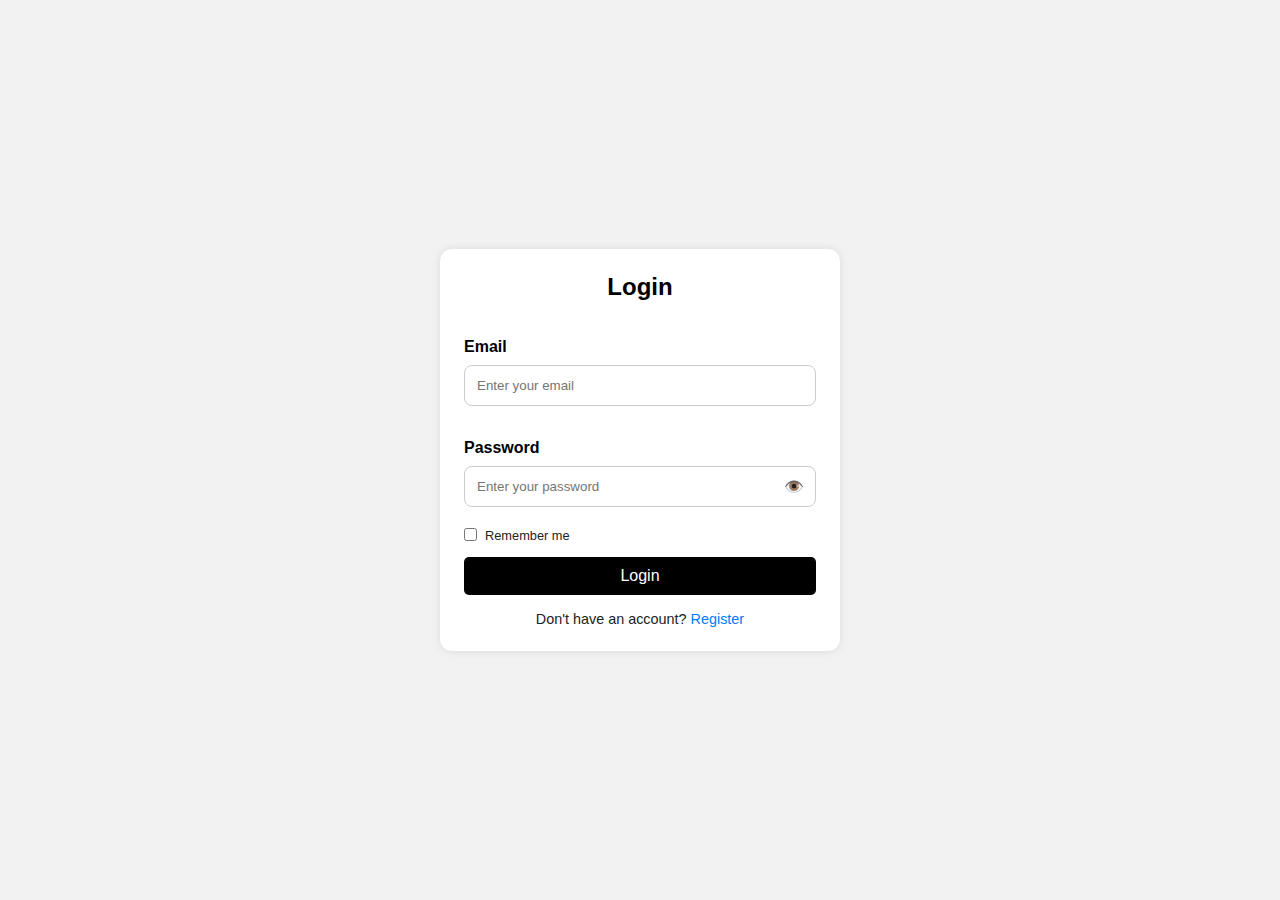
<file: checkout.html>
<!DOCTYPE html>
<html lang="en">
  <head>
    <meta charset="UTF-8" />
    <meta name="viewport" content="width=device-width, initial-scale=1.0" />
    <title>Checkout</title>
    <link rel="stylesheet" href="style.css" />
    <link
      rel="stylesheet"
      href="https://cdnjs.cloudflare.com/ajax/libs/font-awesome/6.5.0/css/all.min.css"
    />
    <style>
      #userGreeting {
        display: none;
      }
      #logout-btn {
        display: none;
      }
      #login-btn {
        display: inline;
      }
      #register-btn {
        display: inline;
      }
      .checkout-summary-section {
        position: sticky;
        top: 100px;
        right: 0;
      }
      .checkout-main-container h1 {
        text-align: center;
        padding-bottom: 20px;
      }
      .checkout-container {
        display: flex;
        gap: 2rem;
        margin: auto;
        max-width: 1200px;
      }

      .checkout-container .form-section {
        width: 70%;
        background: #fff;
        padding: 1.5rem;
        border-radius: 10px;
        box-shadow: 0 0 10px rgba(0, 0, 0, 0.1);
        margin: 0 auto;
      }

      h2 {
        margin-top: 0;
      }

      label {
        display: block;
        margin: 0.5rem 0 0.25rem;
      }

      input,
      select {
        width: 100%;
        padding: 0.5rem;
        margin-bottom: 1rem;
        border: 1px solid #ccc;
        border-radius: 5px;
      }

      .checkout-summary-section {
        display: flex;
        flex-direction: column;
        gap: 10px;
        width: 100%;
        flex-wrap: wrap;
        width: 30%;
        margin: 0 auto;
        height: fit-content;
        padding: 20px;
        background: #fff;
        border-radius: 12px;
        box-shadow: 0 0 10px rgba(0, 0, 0, 0.1);
      }
      .summary-item {
        display: flex;
        justify-content: space-between;
        gap: 10px;
      }
      .summary-item span {
        margin: 5px 0;
      }

      .checkout-card {
        width: 100%;
        /* height: fit-content; */
      }

      .checkout-card button {
        width: 100%;
        border: none;
        border-radius: 5px;
        cursor: pointer;
        font-size: 1rem;
        margin-top: 10px;
      }

      .summary-line {
        display: flex;
        justify-content: space-between;
        align-items: center;
        font-size: 18px;
        margin: 15px 0;
      }
      .summary-line .checkout-price {
        font-size: 1.3rem;
      }

      @media (max-width: 926px) {
        .checkout-container {
          flex-direction: column;
        }
        .checkout-container .form-section {
          width: 80%;
        }
        .checkout-summary-section {
          width: 80%;
        }
      }
      @media (max-width: 768px) {
        .checkout-container .form-section {
          width: 100%;
        }
        .checkout-summary-section {
          width: 100%;
        }
      }
    </style>
  </head>
  <body>
    <nav>
      <div class="logo">FASHION</div>

      <div class="nav-links" id="nav-links">
        <a href="index.html">Home</a>
        <a href="shop.html">Shop</a>
        <a href="contact.html">Contact</a>
      </div>

      <div class="auth-icon">
        <div class="user-menu-container" id="userMenu">
          <button id="userMenuButton" class="user-avatar">
            <img src="https://i.pravatar.cc/40" alt="User Avatar" />
          </button>
          <div id="userDropdown" class="user-dropdown hidden">
            <button class="btn authBtn" id="userGreeting"></button>
            <a class="btn" href="myorders.html">Orders</a>
            <a class="btn" href="#">Profile</a>
            <a class="btn" href="#">Settings</a>
            <button class="btn" id="logout-btn" onclick="logout()">
              Logout
            </button>
          </div>
        </div>

        <div>
          <button class="btn authBtn" id="login-btn">
            <a href="login.html">Login</a>
          </button>
          <button class="btn authBtn" id="register-btn">
            <a href="register.html">Register</a>
          </button>
        </div>
        <div class="icons">
          <div class="menu-toggle" id="menu-toggle">&#9776;</div>
          <a href="cart.html" class="cart-icon">
            <img
              src="https://img.icons8.com/ios-filled/24/shopping-bag.png"
              alt="Cart"
            />
            <span class="cart-count" id="cartCount">0</span>
          </a>
        </div>
      </div>
    </nav>
    <div class="container checkout-main-container">
      <h1>Checkout</h1>
      <div class="checkout-container">
        <!-- Billing & Shipping Form -->
        <div class="form-section">
          <h2>Billing & Shipping</h2>
          <!-- <form id="checkoutForm"> -->
          <div>
            <label for="fullName">Full Name</label>
            <input type="text" id="fullName" required />

            <label for="email">Email</label>
            <input type="email" id="email" required />

            <label for="address">Address</label>
            <input type="text" id="address" required />

            <label for="city">City</label>
            <input type="text" id="city" required />

            <label for="zip">ZIP/Postal Code</label>
            <input type="text" id="zip" required />

            <label for="country">Country</label>
            <select id="country">
              <option value="us">United States</option>
              <option value="in">India</option>
              <option value="uk">United Kingdom</option>
            </select>

            <h2>Payment Details</h2>
            <label for="cardNumber">Card Number</label>
            <input type="text" id="cardNumber" required />

            <label for="expiry">Expiry Date</label>
            <input type="text" id="expiry" placeholder="MM/YY" required />

            <label for="cvv">CVV</label>
            <input type="text" id="cvv" required />
            <!-- <button type="submit">Place Order</button> -->
          </div>
        </div>

        <div class="checkout-summary-section">
          <h1>Order Summary</h1>

          <!-- <div class="checkout-card">
            <hr />
            <div class="summary-line">
              <span class="total-price">Total:</span>
              <span id="totalAmount">$0.00</span>
            </div>
            <button class="btn" type="submit" id="checkoutForm">
              Place Order
            </button>
          </div> -->
          <div class="checkout-card">
            <div id="checkoutItemsList"></div>
            <hr />
            <div class="summary-line">
              <span class="checkout-price">Total:</span>
              <span class="checkout-price" id="totalAmount">$0.00</span>
            </div>
            <button class="btn" type="submit" id="checkoutForm">
              Place Order
            </button>
          </div>
        </div>
      </div>
    </div>

    <footer class="site-footer container">
      <div class="footer-content">
        <div class="footer-column">
          <h4>About FASHION</h4>
          <p>
            Your brand's story, values, and mission go here. You can add more
            about your services too.
          </p>
        </div>

        <div class="footer-column">
          <h4>Quick Links</h4>
          <ul>
            <li><a href="#">Home</a></li>
            <li><a href="#">Shop</a></li>
            <li><a href="#">Contact</a></li>
            <li><a href="#">FAQs</a></li>
          </ul>
        </div>

        <div class="footer-column">
          <h4>Follow Us</h4>
          <div class="social-icons">
            <a href="#"><i class="fab fa-facebook-f"></i></a>
            <a href="#"><i class="fab fa-x-twitter"></i></a>
            <a href="#"><i class="fab fa-instagram"></i></a>
          </div>
        </div>
      </div>

      <div class="footer-bottom">
        <p>&copy; 2025 Your Brand. All rights reserved.</p>
      </div>
    </footer>

    <script src="navbar.js"></script>
    <script src="createOrder.js"></script>
    <script>
      // redirect if have'nt localstorage user
      const user =
        JSON.parse(localStorage.getItem("user")) ||
        JSON.parse(sessionStorage.getItem("user"));
      // if (!user?.email) {
      //   window.location.href = "login.html";
      // }

      if (!user) {
        // User is not logged in, redirect to login page with redirect param
        window.location.href = `/login.html?redirect=${encodeURIComponent(
          window.location.pathname
        )}`;
      }
      const cart = JSON.parse(localStorage.getItem("cart")) || [];
      const totalAmount = document.getElementById("totalAmount");
      const cartList = document.getElementById("checkoutItemsList");
      const checkoutForm = document.getElementById("checkoutForm");
      let total = 0;
      cartList.innerHTML = "";

      cart.forEach((item) => {
        const itemElement = document.createElement("div");
        itemElement.classList.add("summary-item");
        itemElement.innerHTML = `
        <span>${item.name} × ${item.quantity}</span>
        <span>$${(item.price * item.quantity).toFixed(2)}</span>
      `;
        cartList.appendChild(itemElement);
        total += item.price * item.quantity;
      });
      totalAmount.textContent = `$${total.toFixed(2)}`;

      checkoutForm.addEventListener("click", () => {
        const formData = {
          // uniqueId: `order_${Date.now()}_${Math.random()
          //   .toString(36)
          //   .substr(2, 9)}`,
          orderItems: cart || [],
          user: user?.email,
          totalPrice: total.toFixed(2),
          fullName: document.getElementById("fullName").value.trim(),
          email: document.getElementById("email").value.trim(),
          address: document.getElementById("address").value.trim(),
          city: document.getElementById("city").value.trim(),
          zip: document.getElementById("zip").value.trim(),
          country: document.getElementById("country").value,
          paymentMethod: "card",
          cardNumber: document.getElementById("cardNumber").value.trim(),
          expiry: document.getElementById("expiry").value.trim(),
          cvv: document.getElementById("cvv").value.trim(),
          timestamp: new Date().toISOString(),
        };

        if (user) {
          createOrder(formData);
        }
      });
      function updateCartCount() {
        const cart = JSON.parse(localStorage.getItem("cart")) || [];
        const totalItems = cart.reduce((sum, item) => sum + item.quantity, 0);
        const cartCount = document.getElementById("cartCount");
        if (cartCount) {
          cartCount.textContent = totalItems;
        }
      }

      updateCartCount();
    </script>
  </body>
</html>
</file>
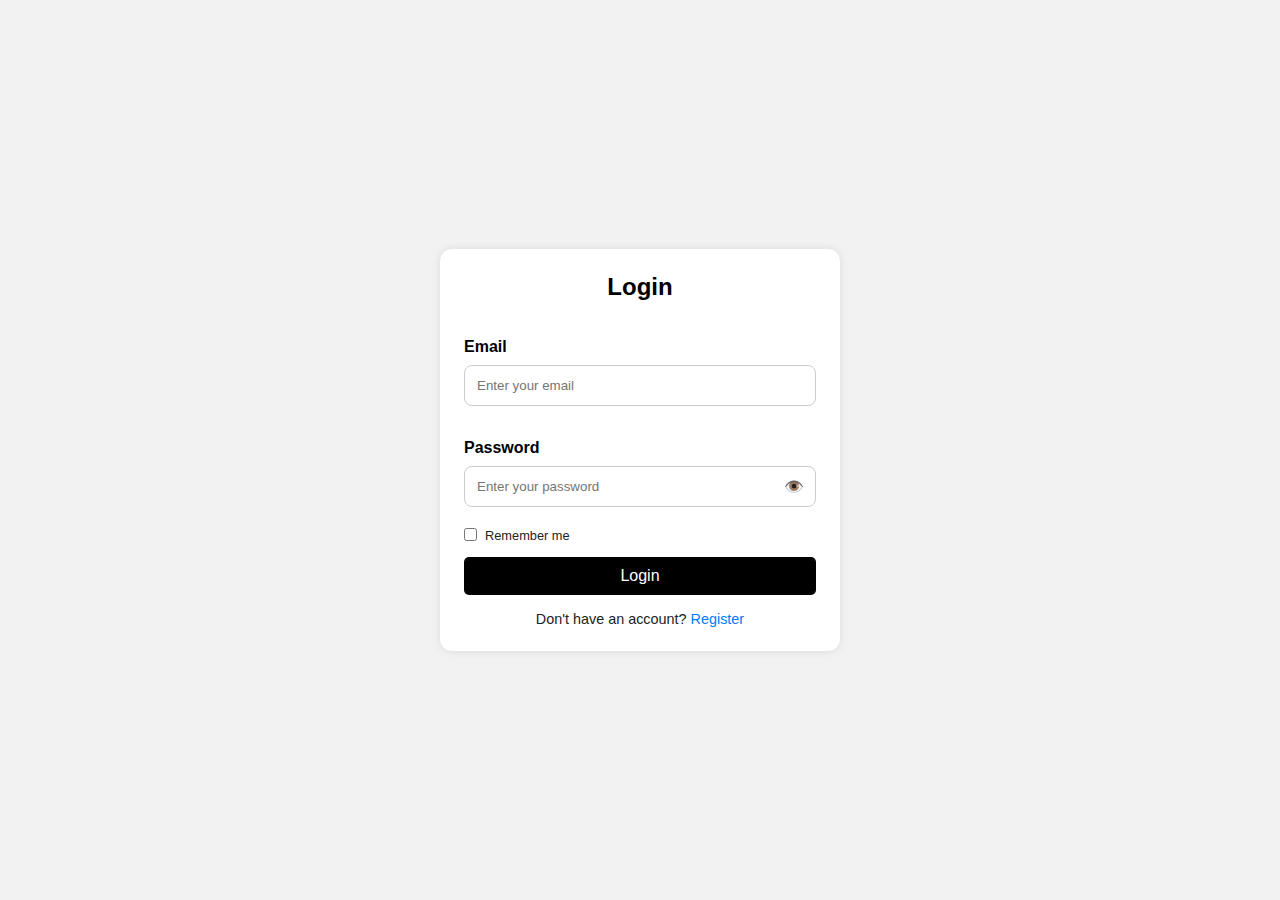
<file: login.html>
<!DOCTYPE html>
<html lang="en">
  <head>
    <meta charset="UTF-8" />
    <meta name="viewport" content="width=device-width, initial-scale=1.0" />
    <title>Document</title>
    <link rel="stylesheet" href="style.css" />
    <style>
      body {
        font-family: Arial, sans-serif;
        background: #f2f2f2;
        display: flex;
        justify-content: center;
        align-items: center;
        height: 100vh;
      }

      .login-container {
        width: 100%;
        max-width: 400px;
        padding: 1.5rem;
        background: white;
        border-radius: 12px;
        box-shadow: 0 0 10px rgba(0, 0, 0, 0.1);
      }
      .login-form h2 {
        text-align: center;
        margin-bottom: 1.5rem;
      }

      .login-form .form-input {
        display: flex;
        gap: 5px;
        flex-direction: column;
      }

      .login-form label {
        margin: 0.8rem 0 0.25rem;
        font-weight: bold;
      }

      .login-form input {
        padding: 0.75rem;
        margin-bottom: 1rem;
        border: 1px solid #ccc;
        border-radius: 8px;
      }

      .login-form button {
        width: 100%;
        cursor: pointer;
        transition: background 0.3s ease;
      }

      .login-form button:hover {
        background-color: #000;
      }

      .register-link {
        text-align: center;
        margin-top: 1rem;
        font-size: 0.9rem;
      }

      .register-link a {
        color: #007bff;
        text-decoration: none;
      }

      .register-link a:hover {
        text-decoration: underline;
      }

      .password-wrapper {
        position: relative;
      }

      .password-wrapper input {
        width: 100%;
        padding-right: 2.5rem;
      }

      .toggle-password {
        position: absolute;
        top: 35%;
        right: 0.75rem;
        transform: translateY(-50%);
        cursor: pointer;
        font-size: 1rem;
      }
      .remember-me {
        display: flex;
        gap: 0.5rem;
        justify-content: start;
      }

      .error-message {
        color: red;
        font-size: 0.8rem;
        margin: -0.5rem 0 0.5rem;
        display: block;
      }
    </style>
  </head>
  <body>
    <div class="login-container">
      <form class="login-form" id="loginForm" novalidate>
        <h2>Login</h2>

        <div class="form-input">
          <label for="email">Email</label>
          <input
            type="email"
            id="email"
            placeholder="Enter your email"
            required
          />
          <small class="error-message" id="emailError"></small>
        </div>
        <div class="form-input">
          <label for="password">Password</label>
          <div class="password-wrapper">
            <input
              type="password"
              id="password"
              placeholder="Enter your password"
              required
            />
            <span class="toggle-password" id="togglePassword">👁️</span>
          </div>
          <small class="error-message" id="passwordError"></small>
        </div>

        <div class="remember-me">
          <input type="checkbox" id="rememberMe" />
          <span>Remember me</span>
        </div>

        <button class="btn" type="submit">Login</button>

        <p class="register-link">
          Don't have an account? <a href="register.html">Register</a>
        </p>
      </form>
    </div>

    <script>
      // redirect if have localstorage user
      // const user =
      //   JSON.parse(localStorage.getItem("user")) ||
      //   JSON.parse(sessionStorage.getItem("user"));
      // if (user) {
      //   // window.location.href = "/";
      // }

      // Toggle show/hide password
      const togglePassword = document.getElementById("togglePassword");
      const passwordInput = document.getElementById("password");

      togglePassword.addEventListener("click", () => {
        const type = passwordInput.type === "password" ? "text" : "password";
        passwordInput.type = type;
        togglePassword.textContent = type === "password" ? "👁️" : "🙈";
      });

      // Form validation
      document
        .getElementById("loginForm")
        .addEventListener("submit", async function (e) {
          e.preventDefault();

          // Get form values
          const email = document.getElementById("email").value.trim();
          const password = document.getElementById("password").value.trim();
          const rememberMe = document.getElementById("rememberMe").checked;

          let isValid = true;

          // Basic validation
          if (!email) {
            document.getElementById("emailError").textContent =
              "Email is required";
            isValid = false;
          } else {
            document.getElementById("emailError").textContent = "";
          }

          if (!password) {
            document.getElementById("passwordError").textContent =
              "Password is required";
            isValid = false;
          } else {
            document.getElementById("passwordError").textContent = "";
          }

          if (!isValid) return;

          // store user data in localstorage
          //   if (response.ok) {
          const user = {
            email: email,
          };

          if (rememberMe) {
            localStorage.setItem("user", JSON.stringify(user));
          } else {
            sessionStorage.setItem("user", JSON.stringify(user));
          }
          alert("Login successful!");
          const params = new URLSearchParams(window.location.search);
          const redirectPath = params.get("redirect") || "/";

          // Redirect to originally intended page or home
          window.location.href = redirectPath;

          // window.location.href = "/";
          //   }

          // API request
          //   try {
          //     const response = await fetch("/api/login", {
          //       method: "POST",
          //       headers: {
          //         "Content-Type": "application/json",
          //       },
          //       body: JSON.stringify({ email, password }),
          //     });

          //     const result = await response.json();

          //     if (response.ok) {
          //       // Success: store token/session
          //       if (rememberMe) {
          //         localStorage.setItem("authToken", result.token); // or sessionStorage
          //       } else {
          //         sessionStorage.setItem("authToken", result.token);
          //       }

          //       alert("Login successful!");
          //       window.location.href = "/dashboard"; // redirect after login
          //     } else {
          //       alert(result.message || "Login failed.");
          //     }
          //   } catch (error) {
          //     console.error("Login error:", error);
          //     alert("Something went wrong. Please try again later.");
          //   }
        });
    </script>
  </body>
</html>
</file>
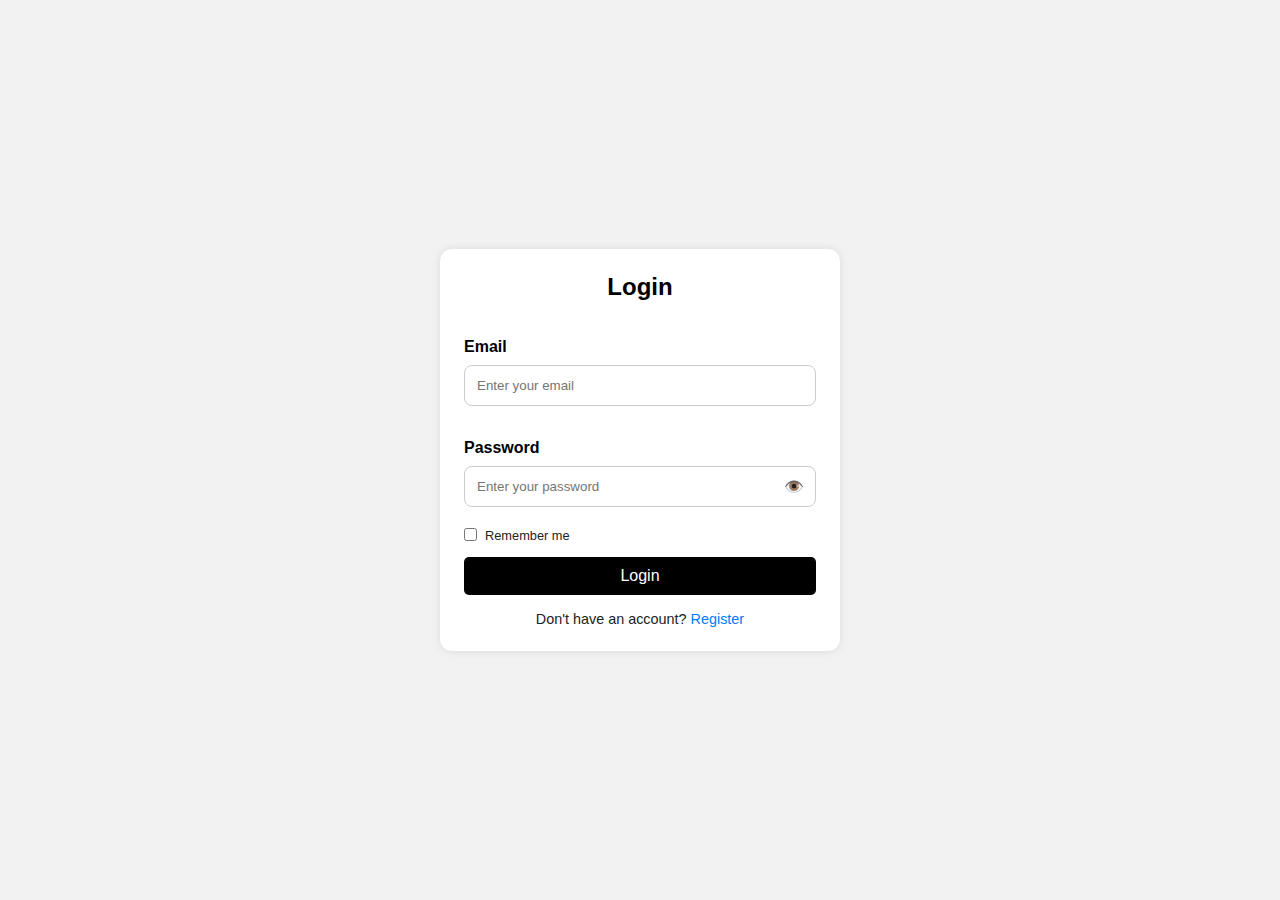
<file: myorders.html>
<!DOCTYPE html>
<html lang="en">
  <head>
    <meta charset="UTF-8" />
    <meta name="viewport" content="width=device-width, initial-scale=1.0" />
    <title>Document</title>
    <link rel="stylesheet" href="style.css" />
    <style>
      #userGreeting {
        display: none;
      }
      #logout-btn {
        display: none;
      }
      #login-btn {
        display: inline;
      }
      #register-btn {
        display: inline;
      }
      .myorder-page {
        max-width: 1100px;
        margin: 2rem auto;
        padding: 1.5rem;
        background: #fff;
        box-shadow: 0 0 10px rgba(0, 0, 0, 0.1);
        border-radius: 12px;
        font-family: sans-serif;
      }

      table {
        width: 100%;
        border-collapse: collapse;
      }

      thead {
        background-color: #f4f4f4;
      }

      th,
      td {
        padding: 10px;
        text-align: center;
        border: 1px solid #ddd;
      }

      tr:nth-child(even) {
        background-color: #fafafa;
      }

      table .btn {
        padding: 8px 10px;
      }
      .viewBtn {
        background-color: green;
      }
      .deleteBtn {
        background-color: red;
      }
    </style>
  </head>
  <body>
    <nav>
      <div class="logo">FASHION</div>

      <div class="nav-links" id="nav-links">
        <a href="index.html">Home</a>
        <a href="shop.html">Shop</a>
        <a href="contact.html">Contact</a>
      </div>

      <div class="auth-icon">
        <div class="user-menu-container" id="userMenu">
          <button id="userMenuButton" class="user-avatar">
            <img src="https://i.pravatar.cc/40" alt="User Avatar" />
          </button>
          <div id="userDropdown" class="user-dropdown hidden">
            <button class="btn authBtn" id="userGreeting"></button>
            <a class="btn" href="myorders.html">Orders</a>
            <a class="btn" href="#">Profile</a>
            <a class="btn" href="#">Settings</a>
            <button class="btn" id="logout-btn" onclick="logout()">
              Logout
            </button>
          </div>
        </div>

        <div>
          <button class="btn authBtn" id="login-btn">
            <a href="login.html">Login</a>
          </button>
          <button class="btn authBtn" id="register-btn">
            <a href="register.html">Register</a>
          </button>
        </div>
        <div class="icons">
          <div class="menu-toggle" id="menu-toggle">&#9776;</div>
          <a href="cart.html" class="cart-icon">
            <img
              src="https://img.icons8.com/ios-filled/24/shopping-bag.png"
              alt="Cart"
            />
            <span class="cart-count" id="cartCount">0</span>
          </a>
        </div>
      </div>
    </nav>
    <div class="myorder-page">
      <h2>My Orders</h2>
      <div id="ordersContainer"></div>
    </div>

    <script src="navbar.js"></script>
    <script>
      const user =
        JSON.parse(localStorage.getItem("user")) ||
        JSON.parse(sessionStorage.getItem("user"));
      if (!user) {
        window.location.href = `/login.html?redirect=${encodeURIComponent(
          window.location.pathname
        )}`;
      }
      const allOrders = JSON.parse(localStorage.getItem("orders")) || [];
      // Filter orders for current user
      const userOrders = allOrders.filter((order) => order.user === user.email);

      function renderOrders() {
        // Build HTML table
        let tableHTML = `
        <table border="1" cellspacing="0" cellpadding="8" style="width: 100%; border-collapse: collapse;">
          <thead>
            <tr>
              <th>#</th>
              <th>Order ID</th>
              <th>Date</th>
              <th>Status</th>
              <th>Total Items</th>
              <th>Total Price</th>
              <th>Actions</th>
            </tr>
          </thead>
          <tbody>
      `;
        if (userOrders.length === 0) {
          tableHTML += `
    <tr>
      <td colspan="6" style="text-align: center;">No orders found</td>
    </tr>
  `;
        } else {
          userOrders.forEach((order, index) => {
            const totalItems = order.orderItems.reduce(
              (acc, item) => acc + item.quantity,
              0
            );
            const totalPrice = order.orderItems.reduce(
              (acc, item) => acc + item.quantity * item.price,
              0
            );

            tableHTML += `
      <tr>
        <td>${index + 1}</td>
        <td>${order.id}</td>
        <td>${order.createdAt.split("T")[0]}</td>
        <td>${order.status}</td>
        <td>${totalItems}</td>
        <td>$${totalPrice.toFixed(2)}</td>
        <td><button class="btn viewBtn"> <a  href="order.html?orderId=${
          order.id
        }">View</a> </button>
            <button class="btn deleteBtn"  onclick="cancelOrder(${
              order.id
            })">Cancel</button></td>
      </tr>
    `;
          });
        }

        tableHTML += `
    </tbody>
  </table>
`;
        document.getElementById("ordersContainer").innerHTML = tableHTML;
      }

      // Cancel an order
      function cancelOrder(orderId) {
        if (confirm("Are you sure you want to cancel this order?")) {
          const updatedOrders = allOrders.filter(
            (order) => order.id !== orderId
          );
          localStorage.setItem("orders", JSON.stringify(updatedOrders));
          userOrders = updatedOrders.filter(
            (order) => order.user === user.email
          );
          renderOrders();
        }
      }
      // Initial render
      renderOrders();
    </script>
  </body>
</html>
</file>
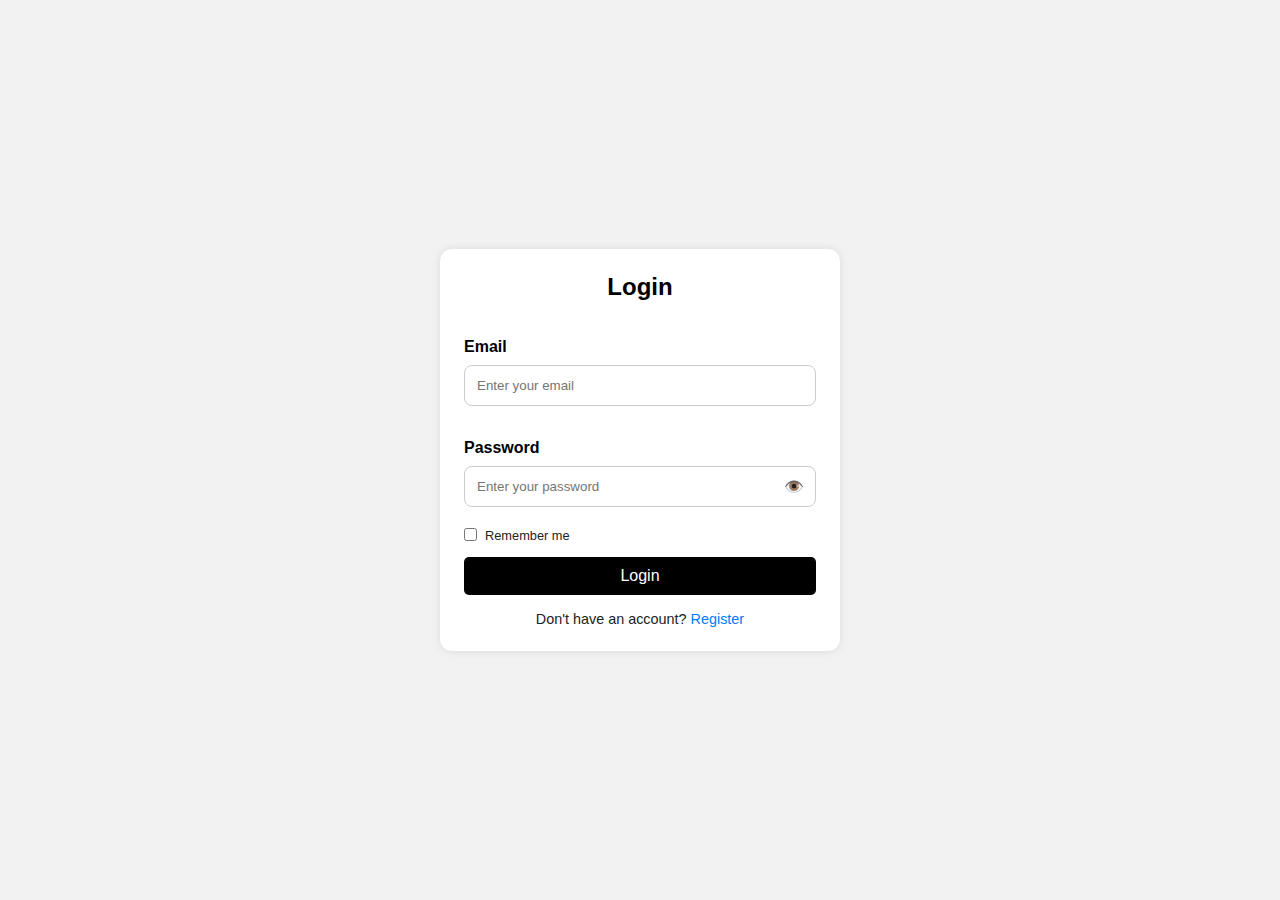
<file: order.html>
<!DOCTYPE html>
<html lang="en">
  <head>

    <!-- Google Tag Manager -->
<script>(function(w,d,s,l,i){w[l]=w[l]||[];w[l].push({'gtm.start':
new Date().getTime(),event:'gtm.js'});var f=d.getElementsByTagName(s)[0],
j=d.createElement(s),dl=l!='dataLayer'?'&l='+l:'';j.async=true;j.src=
'https://www.googletagmanager.com/gtm.js?id='+i+dl;f.parentNode.insertBefore(j,f);
})(window,document,'script','dataLayer','GTM-WD9RP59V');</script>
<!-- End Google Tag Manager -->
    
    <meta charset="UTF-8" />
    <meta name="viewport" content="width=device-width, initial-scale=1.0" />
    <title>Order Page</title>
    <link rel="stylesheet" href="style.css" />
    <style>
      .order-page {
        max-width: 700px;
        margin: 2rem auto;
        padding: 1.5rem;
        background: #fff;
        box-shadow: 0 0 10px rgba(0, 0, 0, 0.1);
        border-radius: 12px;
        font-family: sans-serif;
      }

      .country {
        text-transform: uppercase;
        margin-left: 5px;
      }

      .order-page h2 {
        margin-bottom: 1rem;
        text-align: center;
      }

      .order-info {
        display: flex;
        justify-content: space-between;
        flex-wrap: wrap;
        border-bottom: 1px solid #ccc;
        padding-bottom: 1rem;
        margin-bottom: 1rem;
      }

      .order-info div {
        flex: 1;
        min-width: 100px;
        margin: 0.5rem 0;
      }

      .section {
        margin-bottom: 1.5rem;
      }

      .item {
        display: flex;
        gap: 1rem;
        margin: 1rem 0;
      }

      .item img {
        width: 80px;
        height: 80px;
        object-fit: cover;
        border-radius: 8px;
      }

      .total-section {
        display: flex;
        justify-content: space-between;
        align-items: center;
        margin-top: 2rem;
        font-size: 1.2rem;
      }

      .status {
        font-weight: bold;
        text-transform: capitalize;
      }

      .status.shipped {
        color: green;
      }

      @media (max-width: 600px) {
        .order-info {
          flex-direction: column;
        }

        .total-section {
          flex-direction: column;
          gap: 1rem;
        }
      }
    </style>
  </head>
  <body>
    <div class="order-page">
      <button class="btn"><a href="shop.html">Go back</a></button>
      <h2>Order Details</h2>
      <div id="orderPage"></div>
      <!-- <div class="order-info">
        <div>
          <h3>Order ID:</h3>
          <p id="order-Id">#123456</p>
        </div>

        <div>
          <h3>Date:</h3>
          <p>2025-05-26</p>
        </div>

        <div>
          <h3>Status:</h3>
          <p class="status shipped">Shipped</p>
        </div>
      </div>

      <div class="section">
        <h3>Shipping Address</h3>
        <p>John Doe</p>
        <p>123 Main Street</p>
        <p>New York, NY 10001</p>
        <p>United States</p>
      </div>

      <div class="section">
        <h3>Payment Method</h3>
        <p>Credit Card (**** 1234)</p>
      </div>

      <div class="section">
        <h3>Items</h3>
        <div class="item">
          <img src="https://via.placeholder.com/80" alt="Product" />
          <div>
            <p><strong>Product Name</strong></p>
            <p>Qty: 2</p>
            <p>$40.00</p>
          </div>
        </div>

        <div class="item">
          <img src="https://via.placeholder.com/80" alt="Product" />
          <div>
            <p><strong>Another Product</strong></p>
            <p>Qty: 1</p>
            <p>$25.00</p>
          </div>
        </div>
      </div>

      <div class="total-section">
        <p><strong>Total:</strong> $105.00</p>
        <button onclick="alert('Tracking...')">Track Order</button>
      </div> -->
    </div>

    <script>
      // redirect if have'nt localstorage user
      const user =
        JSON.parse(localStorage.getItem("user")) ||
        JSON.parse(sessionStorage.getItem("user"));
      if (!user) {
        window.location.href = `/login.html?redirect=${encodeURIComponent(
          window.location.pathname
        )}`;
      }
      const allOrders = JSON.parse(localStorage.getItem("orders")) || [];

      function getSlugFromURL() {
        const params = new URLSearchParams(window.location.search);
        return params.get("orderId");
      }
      const orderId = getSlugFromURL();
      // Filter only the logged-in user's orders
      const order = allOrders.find((data) => data?.id == orderId);
      const shortOrderId = orderId.slice(5);
      const orderPage = document.getElementById("orderPage");
      orderPage.innerHTML = `
        <div class="order-info">
          <div>
            <h3>Order ID:</h3>
            <p id="order-Id">...${shortOrderId}</p>
          </div>

          <div>
            <h3>Date:</h3>
            <p>${order?.createdAt?.toString().split("T")[0]}</p>
          </div>

          <div>
            <h3>Status:</h3>
            <p class="status shipped">${order?.status}</p>
          </div>
        </div>

        <div class="section">
          <h3>Shipping Address</h3>
          <p>${order?.shippingAddress?.fullName}</p>
          <p>${order?.shippingAddress?.address}t</p>
          <p >${
            order?.shippingAddress?.country === "in"
              ? "India"
              : `${order?.shippingAddress?.country}`
          },<span class="country">${order?.shippingAddress?.country}</span>  ${
        order?.shippingAddress?.zip
      }</p>
          <p>${
            order?.shippingAddress?.city === "DL"
              ? "Delhi"
              : `${order?.shippingAddress?.city}`
          }</p>
        </div>

        <div class="section">
          <h3>Payment Info</h3>
          <p>Payment Method  ${order?.paymentInfo?.paymentMethod})</p>
          <p>Card Expiry  ${order?.paymentInfo?.expiry}</p>
          <p>Credit Card (**** ${order?.paymentInfo?.cardNumber?.slice(5)})</p>
        </div>

        <div class="section">
          <h3>Items</h3>
        ${order?.orderItems?.map(
          (item, i) => `
           <div class="item">
             <img src=${item.images[0]} alt="Product" />
             <div>
               <p>
                 <strong>${item?.name}</strong>
               </p>
               <p>Qty: ${item.quantity}</p>
               <p>$${item?.price}</p>
               <p>Total Item Price : $${item?.price * item?.quantity}</p>
             </div>
           </div>
         `
        )}
      `;
    </script>
  </body>
</html>
</file>
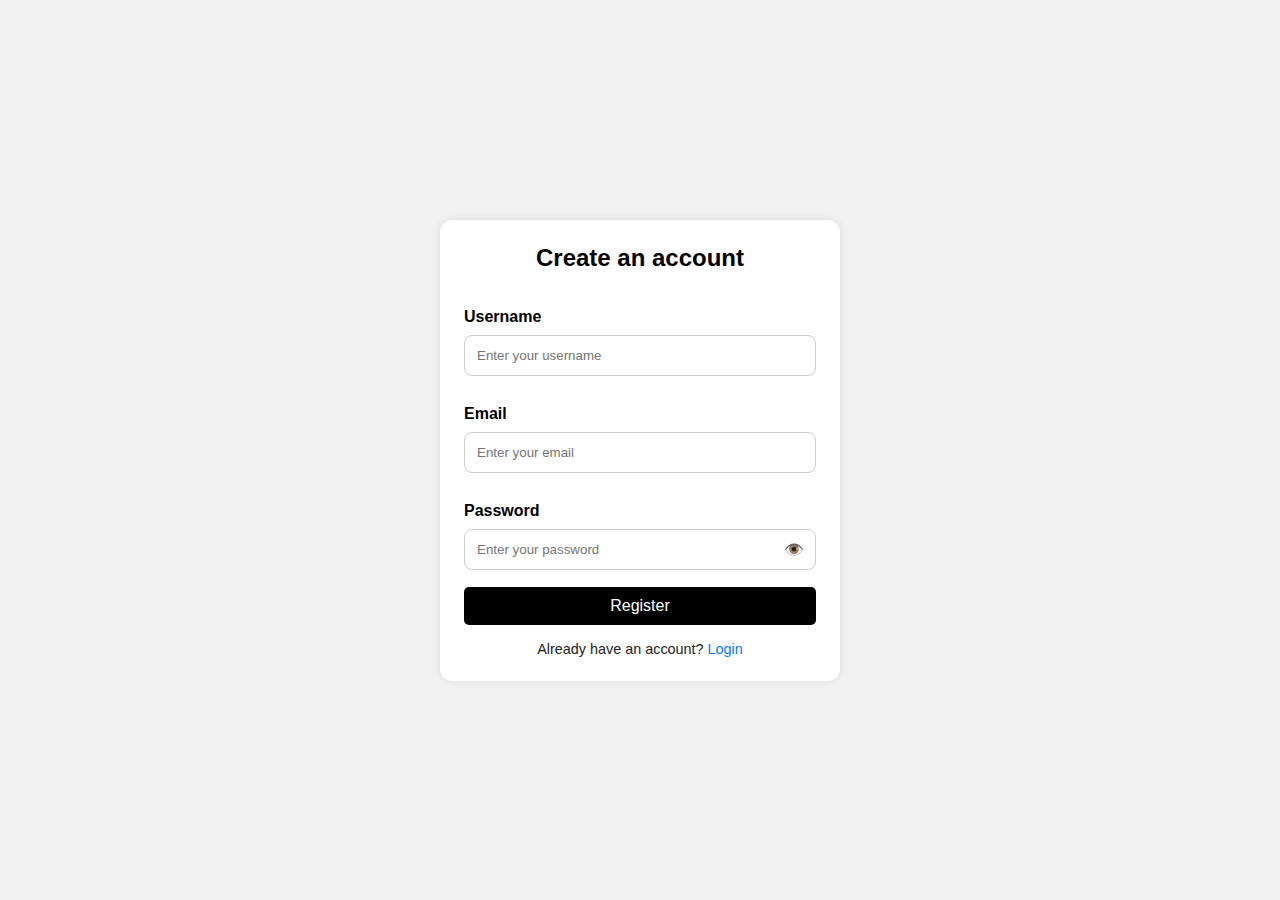
<file: register.html>
<!DOCTYPE html>
<html lang="en">
  <head>
    <meta charset="UTF-8" />
    <meta name="viewport" content="width=device-width, initial-scale=1.0" />
    <title>Document</title>
    <link rel="stylesheet" href="style.css" />
    <style>
      body {
        font-family: Arial, sans-serif;
        background: #f2f2f2;
        display: flex;
        justify-content: center;
        align-items: center;
        height: 100vh;
      }

      .login-container {
        width: 100%;
        max-width: 400px;
        padding: 1.5rem;
        background: white;
        border-radius: 12px;
        box-shadow: 0 0 10px rgba(0, 0, 0, 0.1);
      }
      .login-form h2 {
        text-align: center;
        margin-bottom: 1.5rem;
      }

      .login-form .form-input {
        display: flex;
        gap: 5px;
        flex-direction: column;
      }

      .login-form label {
        margin: 0.8rem 0 0.25rem;
        font-weight: bold;
      }

      .login-form input {
        padding: 0.75rem;
        margin-bottom: 1rem;
        border: 1px solid #ccc;
        border-radius: 8px;
      }

      .login-form button {
        width: 100%;
        cursor: pointer;
        transition: background 0.3s ease;
      }

      .login-form button:hover {
        background-color: #000;
      }

      .register-link {
        text-align: center;
        margin-top: 1rem;
        font-size: 0.9rem;
      }

      .register-link a {
        color: #007bff;
        text-decoration: none;
      }

      .register-link a:hover {
        text-decoration: underline;
      }

      .password-wrapper {
        position: relative;
      }

      .password-wrapper input {
        width: 100%;
        padding-right: 2.5rem;
      }

      .toggle-password {
        position: absolute;
        top: 35%;
        right: 0.75rem;
        transform: translateY(-50%);
        cursor: pointer;
        font-size: 1rem;
      }
      .remember-me {
        display: flex;
        gap: 0.5rem;
        justify-content: start;
      }

      .error-message {
        color: red;
        font-size: 0.8rem;
        margin: -0.8rem 0 0.5rem;
        display: block;
      }
    </style>
  </head>
  <body>
    <div class="login-container">
      <form class="login-form" id="registerForm" novalidate>
        <h2>Create an account</h2>

        <div class="form-input">
          <label for="username">Username</label>
          <input
            type="text"
            id="username"
            placeholder="Enter your username"
            required
          />
          <small class="error-message" id="usernameError"></small>
        </div>
        <div class="form-input">
          <label for="email">Email</label>
          <input
            type="email"
            id="email"
            placeholder="Enter your email"
            required
          />
          <small class="error-message" id="emailError"></small>
        </div>
        <div class="form-input">
          <label for="password">Password</label>
          <div class="password-wrapper">
            <input
              type="password"
              id="password"
              placeholder="Enter your password"
              required
            />
            <span class="toggle-password" id="togglePassword">👁️</span>
          </div>
          <small class="error-message" id="passwordError"></small>
        </div>

        <button class="btn" type="submit">Register</button>

        <p class="register-link">
          Already have an account? <a href="login.html">Login</a>
        </p>
      </form>
    </div>

    <script>
      // redirect if have localstorage user
      // const user =
      //   JSON.parse(localStorage.getItem("user")) ||
      //   JSON.parse(sessionStorage.getItem("user"));
      // if (user?.email) {
      //   window.location.href = "/";
      // }

      // Toggle show/hide password
      const togglePassword = document.getElementById("togglePassword");
      const passwordInput = document.getElementById("password");

      togglePassword.addEventListener("click", () => {
        const type = passwordInput.type === "password" ? "text" : "password";
        passwordInput.type = type;
        togglePassword.textContent = type === "password" ? "👁️" : "🙈";
      });

      // Form validation
      // save user data in localstorage
      document
        .getElementById("registerForm")
        .addEventListener("submit", async function (e) {
          e.preventDefault();

          // Get form values
          const username = document.getElementById("username").value.trim();
          const email = document.getElementById("email").value.trim();
          const password = document.getElementById("password").value.trim();

          let isValid = true;

          // Basic validation
          if (!username) {
            document.getElementById("usernameError").textContent =
              "Username is required";
            isValid = false;
          } else {
            document.getElementById("usernameError").textContent = "";
          }
          if (!email) {
            document.getElementById("emailError").textContent =
              "Email is required";
            isValid = false;
          } else {
            document.getElementById("emailError").textContent = "";
          }

          if (!password) {
            document.getElementById("passwordError").textContent =
              "Password is required";
            isValid = false;
          } else {
            document.getElementById("passwordError").textContent = "";
          }

          if (!isValid) return;

          // store user data in localstorage
          const user = {
            email: email,
          };
          if (user) {
            localStorage.setItem("user", JSON.stringify(user));
            alert("Register successful!");
            window.location.href = "/";
            // const params = new URLSearchParams(window.location.search);
            // const redirectPath = params.get("redirect") || "/";
            // // Redirect to originally intended page or home
            // window.location.href = redirectPath;
          }

          // alert("Register successful!");
          // window.location.href = "/";
        });
    </script>
  </body>
</html>
</file>
<file: style.css>
* {
  box-sizing: border-box;
  margin: 0;
  padding: 0;
}

body {
  font-family: "Segoe UI", sans-serif;
}

.container {
  padding: 2rem;
  margin: 0 auto;
}

.btn {
  background-color: black;
  color: white;
  font-size: 1rem;
  border: none;
  cursor: pointer;
  padding: 10px 20px;
  border-radius: 5px;
}
a {
  text-decoration: none;
  color: white;
}
li {
  list-style: none;
}
h1 {
  font-size: 1.6rem;
}
h2 {
  font-size: 1.5rem;
}

h3 {
  font-size: 1.2rem;
}
p {
  font-size: 1rem;
  color: #222;
}
span {
  font-size: 0.8rem;
  color: #222;
}

.authBtn {
  padding: 8px 10px;
}
/* navbar start*/

nav {
  display: flex;
  justify-content: space-between;
  align-items: center;
  padding: 1rem;
  position: sticky;
  top: 0;
  z-index: 999;
  background-color: white;
  box-shadow: 0 2px 5px rgba(0, 0, 0, 0.1);
}

.logo {
  font-size: 1.5rem;
  font-weight: bold;
  color: #333;
}

.nav-links {
  display: flex;
  gap: 2rem;
}

.nav-links a {
  text-decoration: none;
  color: #555;
  font-weight: 500;
}

.auth-icon {
  display: flex;
  gap: 10px;
  align-items: center;
}

.icons {
  display: flex;
  gap: 10px;
}

.cart-icon {
  position: relative;
  display: inline-block;
}

.cart-count {
  position: absolute;
  top: -8px;
  right: -10px;
  background: red;
  color: white;
  font-size: 12px;
  padding: 2px 6px;
  border-radius: 50%;
  font-weight: bold;
}

.menu-toggle {
  display: none;
  font-size: 1.5rem;
  cursor: pointer;
}

.user-menu-container {
  position: relative;
  display: inline-block;
}

.user-avatar {
  background: none;
  border: none;
  cursor: pointer;
  padding: 0;
  border-radius: 50%;
  overflow: hidden;
}

.user-avatar img {
  width: 40px;
  height: 40px;
  border-radius: 50%;
  object-fit: cover;
}

.user-dropdown {
  position: absolute;
  top: 50px;
  right: 0;
  background-color: #fff;
  min-width: 150px;
  box-shadow: 0 4px 10px rgba(0, 0, 0, 0.1);
  border-radius: 8px;
  z-index: 100;
  display: flex;
  flex-direction: column;
}

.user-dropdown button,
.user-dropdown a {
  padding: 10px 15px;
  text-decoration: none;
  background-color: #f0f0f0;
  color: #333;
  font-size: 14px;
  transition: background 0.2s;
  border-radius: 0;
  text-align: center;
}

.user-dropdown button:hover,
.user-dropdown a:hover {
  background-color: #000;
  color: white;
}

.hidden {
  display: none;
}

/* navbar end*/

/* carousal  */

.carousel {
  position: relative;
  max-width: 100%;
  overflow: hidden;
  height: 100%;
}

.slides-wrapper {
  width: 100%;
  overflow: hidden;
}

.slides {
  display: flex;
  width: 100%;
  transition: transform 0.5s ease-in-out;
}

.slide {
  position: relative;
  width: 100%;
  flex-shrink: 0;
}

.slide img {
  width: 100%;
  display: block;
}

.slide-content {
  position: absolute;
  top: 50%;
  left: 50%;
  transform: translate(-50%, -50%);
  color: white;
  text-align: center;
  background: rgba(0, 0, 0, 0.5);
  padding: 30px;
  border-radius: 10px;
  width: 80%;
  max-width: 600px;
}

.slide-content h2 {
  font-size: 2.5rem;
  margin-bottom: 10px;
}

.slide-content p {
  font-size: 1.2rem;
  margin-bottom: 20px;
  color: white;
}

.slide-content .slide-btn {
  padding: 12px 24px;
  font-size: 1rem;
  background: #28a745;
  color: #fff;
  border: none;
  border-radius: 5px;
  cursor: pointer;
  transition: background 0.3s;
}

.slide-content .slide-btn:hover {
  background: #218838;
}

.prev,
.next {
  position: absolute;
  top: 50%;
  transform: translateY(-50%);
  font-size: 2rem;
  background: rgba(0, 0, 0, 0.5);
  color: white;
  border: none;
  cursor: pointer;
  padding: 0.5rem 1rem;
  z-index: 10;
}

.prev {
  left: 10px;
}

.next {
  right: 10px;
}

/* hoem priducts and filter buttons*/
.filter-buttons {
  display: flex;
  flex-wrap: nowrap;
  justify-content: center;
  overflow-x: auto;
  padding: 10px 50px;
  gap: 12px;
  margin: 30px 0 40px;
  scroll-behavior: smooth;
  -webkit-overflow-scrolling: touch;
}

.filter-buttons::-webkit-scrollbar {
  display: none;
}

.filter-btn {
  flex: 0 0 auto;
  white-space: nowrap;
  background-color: #f1f1f1;
  color: #333;
  border: none;
  padding: 10px 20px;
  border-radius: 30px;
  font-size: 1rem;
  cursor: pointer;
  transition: all 0.3s ease;
  box-shadow: 0 2px 5px rgba(0, 0, 0, 0.06);
  text-transform: capitalize;
}

.filter-btn:hover {
  background-color: #111;
  color: #fff;
  transform: translateY(-1px);
}

.filter-btn.active {
  background-color: #111;
  color: #fff;
  font-weight: bold;
  box-shadow: 0 3px 10px rgba(0, 123, 255, 0.3);
}

.product-grid {
  display: grid;
  grid-template-columns: repeat(auto-fit, minmax(220px, 1fr));
  gap: 20px;
}

.product-card {
  border: 1px solid #ddd;
  border-radius: 8px;
  padding: 12px;
  text-align: center;
  transition: box-shadow 0.2s ease;
  background: #fff;
  transition: all 0.3s;
  max-width: 280px;
}

.product-card:hover {
  transform: scale(1.02);
}

.product-card img {
  max-width: 100%;
  border-radius: 6px;
  height: 180px;
  object-fit: contain;
  margin-bottom: 10px;
}

.product-grid .product-card h3 {
  margin: 10px 0 5px;
}

.product-grid .product-card p {
  color: #333;
}

.product-card button {
  margin-top: 0.5rem;
  padding: 0.5rem 1rem;
  color: #fff;
  background: #28a745;
  border: none;
  cursor: pointer;
  border-radius: 4px;
}
.product-card button a {
  color: #fff;
  text-decoration: none;
}
.product-card button:hover {
  background: #218838;
}

/* home banner start*/
.home-banner {
  position: relative;
  height: 100vh;
  overflow: hidden;
  display: flex;
  align-items: center;
  justify-content: center;
  text-align: center;
  color: #fff;
  padding: 2rem;
}

.home-banner video {
  position: absolute;
  top: 0;
  left: 0;
  width: 100%;
  height: 100%;
  object-fit: cover;
  z-index: -1;
  filter: brightness(0.4);
}
.home-banner-content {
  z-index: 2;
  padding: 2rem;
  animation: fadeInUp 1s ease forwards;
}

.home-banner-content .banner {
  display: flex;
  align-items: center;
  justify-content: center;
  text-align: center;
  gap: 10px;
  padding: 2rem;
  background: #f7f7f7;
  width: 100%;
}

.home-banner-content .banner .banner-text h1 {
  font-size: 3rem;
  margin-bottom: 1rem;
  color: #222;
  animation: fadeInUp 1s ease forwards;
}

.home-banner-content .banner .banner-text p {
  font-size: 1rem;
  margin-bottom: 2rem;
  color: #666;
  animation: fadeInUp 1s ease forwards;
  animation-delay: 0.4s;
}

.home-banner-content .banner .banner-text a {
  padding: 0.8rem 1.6rem;
  background-color: #fff;
  color: #111;
  text-decoration: none;
  border-radius: 30px;
  font-weight: bold;
  transition: background-color 0.3s ease;
  animation: fadeInUp 1s ease forwards;
  animation-delay: 0.8s;
}

.home-banner-content .banner .banner-text a:hover {
  background-color: #f0f0f0;
}

@keyframes fadeInUp {
  from {
    opacity: 0;
    transform: translateY(20px);
  }
  to {
    opacity: 1;
    transform: translateY(0);
  }
}

.banner-img {
  width: 100%;
  max-width: 500px;
  margin-bottom: 2rem;
}

.banner-img img {
  width: 100%;
  border-radius: 10px;
  object-fit: cover;
}

/* footer  */

.site-footer {
  background-color: #fff;
  border-top: 1px solid #111;
  color: #111;
  font-family: sans-serif;
}

.footer-content {
  display: grid;
  grid-template-columns: repeat(auto-fit, minmax(200px, 1fr));
  gap: 30px;
  max-width: 1200px;
  margin: 0 auto;
}

.footer-column h4 {
  font-size: 1.2rem;
  margin-bottom: 15px;
}

.footer-column p,
.footer-column a {
  color: #111;
}

.footer-column a:hover {
  color: #111;
}

.footer-column li {
  margin-bottom: 10px;
}

.social-icons a {
  display: inline-block;
  margin-right: 10px;
  color: #111;
  font-size: 1.2rem;
  transition: color 0.3s;
}

.social-icons a:hover {
  color: #218838;
}

.footer-bottom {
  text-align: center;
  border-top: 1px solid #444;
  margin-top: 30px;
  padding-top: 15px;
  font-size: 0.85rem;
}

@media (max-width: 768px) {
  h1 {
    font-size: 1.2rem;
  }
  /* nav start*/
  .nav-links {
    display: none;
    flex-direction: column;
    position: absolute;
    top: 100%;
    left: 0;
    width: 100%;
    background-color: #fff;
    padding: 1rem 2rem;
    box-shadow: 0 4px 8px rgba(0, 0, 0, 0.1);
    z-index: 1000;
  }

  .nav-links.active {
    display: flex;
  }

  .menu-toggle {
    display: block;
  }
  /* navbar end*/

  /* carousal  */
  .slide-content {
    padding: 20px;
  }

  .slide-content h2 {
    font-size: 1.5rem;
  }

  .slide-content p {
    font-size: 1rem;
  }

  .slide-content .slide-btn {
    padding: 10px 20px;
    font-size: 0.9rem;
  }

  /* home banner start*/
  .home-banner .banner {
    flex-direction: column-reverse;
    text-align: left;
  }

  .home-banner .banner-text {
    flex: 1;
    padding-right: 2rem;
  }

  .home-banner .banner-img {
    flex: 1;
    margin-bottom: 0;
  }

  .home-banner-content h1 {
    font-size: 2rem;
  }
  .home-banner-content p {
    font-size: 1rem;
  }
  /* home banner end*/
}
</file>
